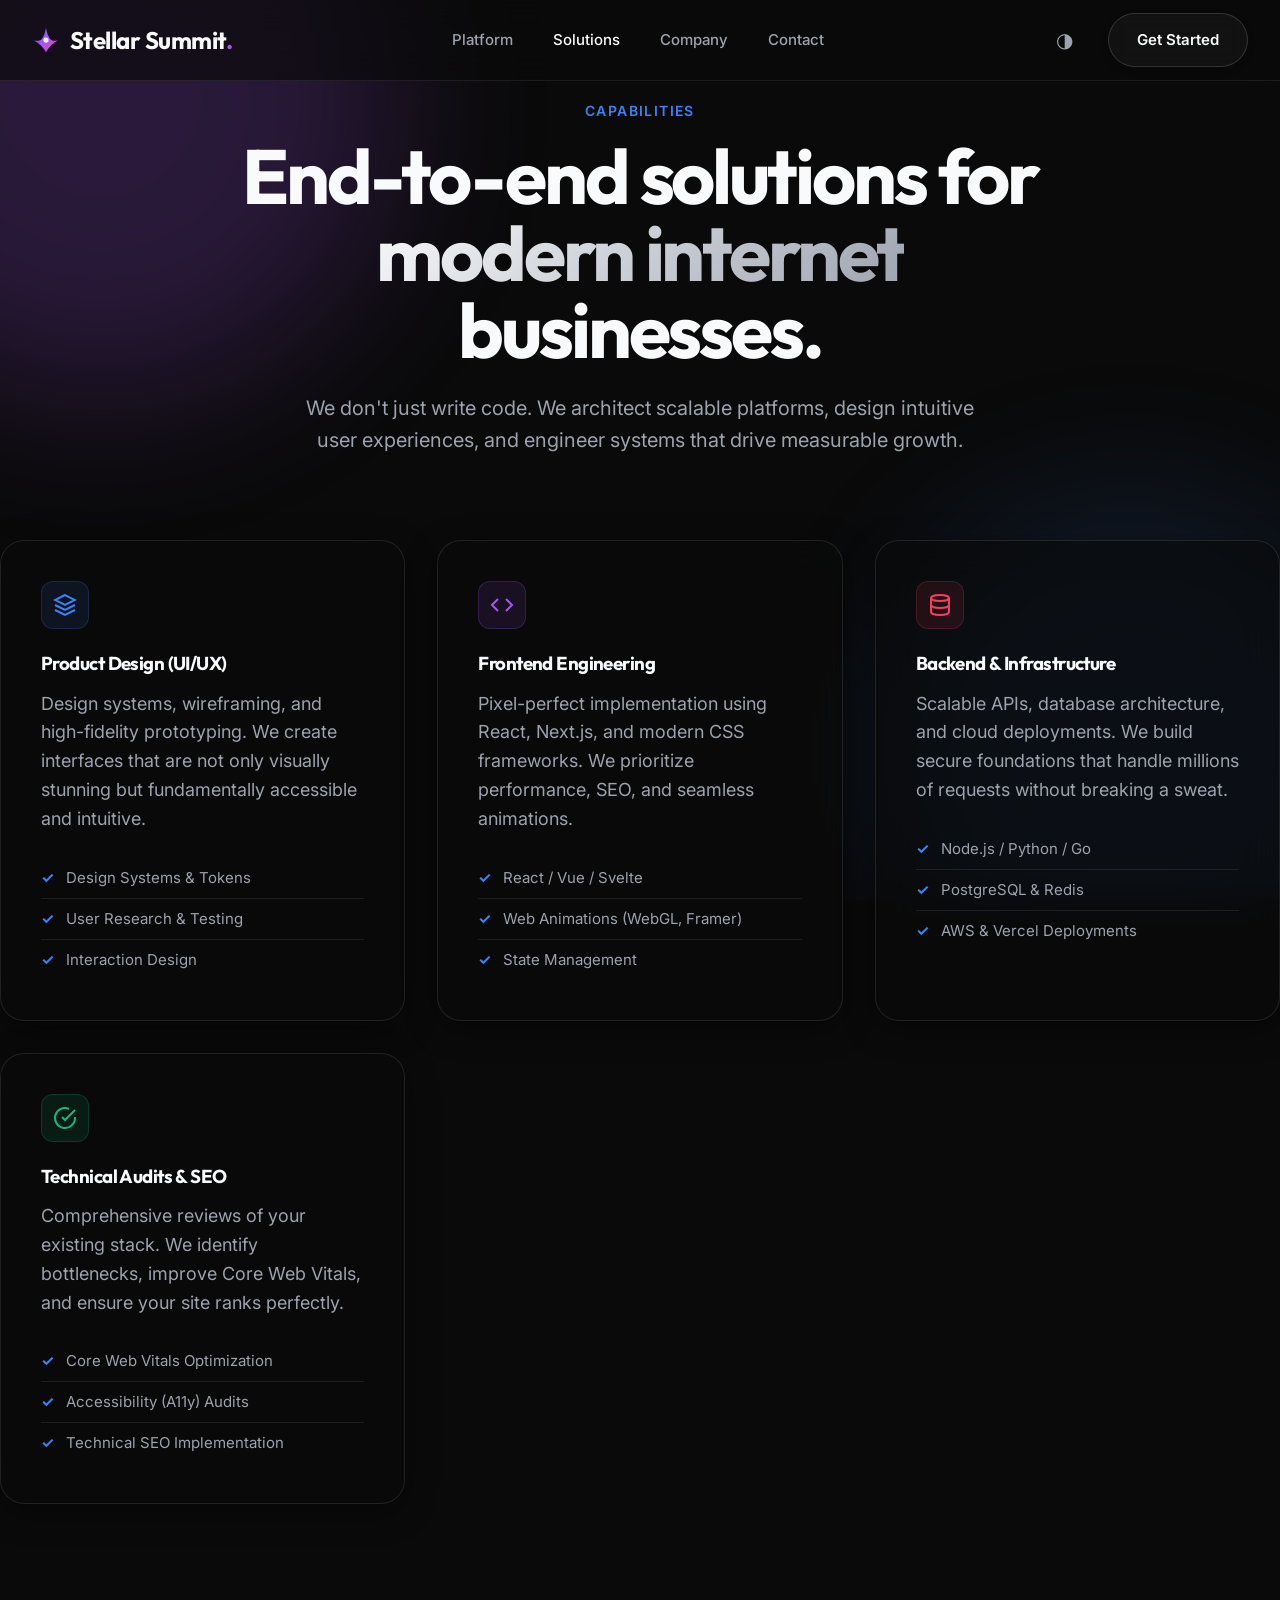
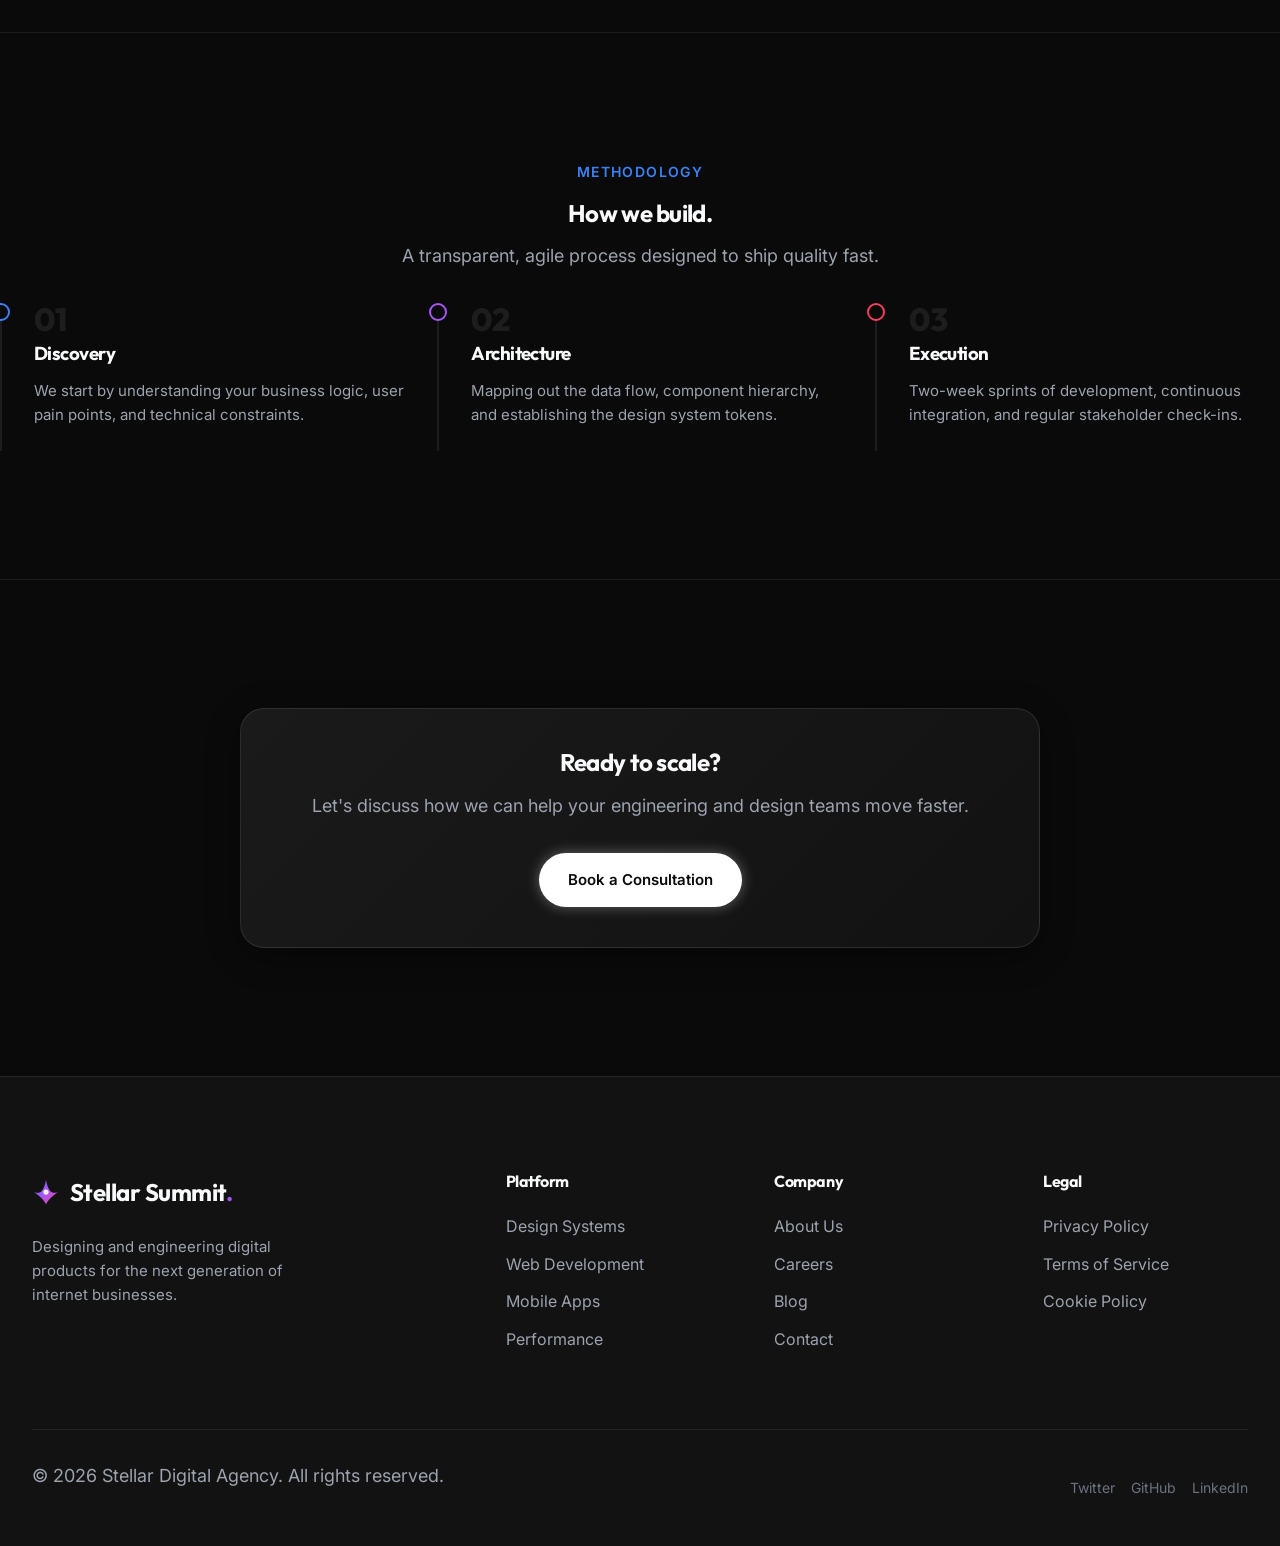
<file: services.html>
<!DOCTYPE html>
<html lang="en" data-theme="dark">
<head>
    <meta charset="UTF-8">
    <meta name="viewport" content="width=device-width, initial-scale=1.0">
    <title>Solutions - Stellar</title>
    <meta name="description" content="Discover Stellar's end-to-end digital solutions, from UI/UX design to enterprise cloud architecture.">
    
    <!-- PWA Meta Tags -->
    <meta name="theme-color" content="#0a0a0a">
    <link rel="manifest" href="manifest.json">
    <link rel="apple-touch-icon" href="images/icon-192x192.png">

    <!-- Fonts -->
    <link rel="preconnect" href="https://fonts.googleapis.com">
    <link rel="preconnect" href="https://fonts.gstatic.com" crossorigin>
    
    <!-- CSS & JS -->
    <link rel="stylesheet" href="css/style.css">
    <script src="js/main.js" defer></script>
</head>
<body>

    <!-- Loading Screen -->
    <div id="loader" class="loader-wrapper">
        <div class="loader"></div>
    </div>

    <!-- Animated Gradient Orbs -->
    <div class="bg-orbs">
        <div class="orb orb-1" style="background: var(--accent-secondary); opacity: 0.2;"></div>
        <div class="orb orb-2" style="background: var(--accent-primary); opacity: 0.15;"></div>
    </div>

    <!-- Header -->
    <header>
        <div class="container nav-container">
            <a href="index.html" class="logo"
                style="display: inline-flex; align-items: center; gap: 0.6rem; text-decoration: none; font-weight: 700; font-size: 1.5rem; color: inherit; letter-spacing: -0.02em;">
                <svg width="28" height="28" viewBox="0 0 32 32" fill="none" xmlns="http://www.w3.org/2000/svg"
                    style="display: block;">
                    <defs>
                        <linearGradient id="stellar-grad" x1="0%" y1="0%" x2="100%" y2="100%">
                            <stop offset="0%" stop-color="#6366F1" />
                            <stop offset="50%" stop-color="#A855F7" />
                            <stop offset="100%" stop-color="#EC4899" />
                        </linearGradient>
                    </defs>
                    <path
                        d="M16 2C16 2 17.5 11.5 21 15C24.5 18.5 30 16 30 16C30 16 24.5 19.5 21 23C17.5 26.5 16 30 16 30C16 30 14.5 26.5 11 23C7.5 19.5 2 16 2 16C2 16 7.5 18.5 11 15C14.5 11.5 16 2 16 2Z"
                        fill="url(#stellar-grad)" />
                    <circle cx="16" cy="16" r="3" fill="#FFFFFF" opacity="0.9" />
                </svg>
                <span>Stellar Summit<span style="color: #A855F7;">.</span></span>
            </a>
            
            <nav id="nav-links" class="nav-links">
                <a href="index.html">Platform</a>
                <a href="services.html" class="active">Solutions</a>
                <a href="about.html">Company</a>
                <a href="contact.html">Contact</a>
            </nav>
            
            <div class="header-actions">
                <button id="theme-toggle" class="theme-toggle" aria-label="Toggle Dark/Light Mode">
                    ◑
                </button>
                <a href="contact.html" class="btn btn-secondary">Get Started</a>
                <button id="mobile-menu-btn" class="mobile-menu-btn" aria-label="Open Menu">☰</button>
            </div>
        </div>
    </header>

    <main>
        <!-- Solutions Hero Section -->
        <section class="hero" style="min-height: 60vh; padding-bottom: 4rem;">
            <div class="container">
                <div class="reveal active text-center">
                    <span class="eyebrow">Capabilities</span>
                    <h1 style="max-width: 900px; margin: 0 auto 1.5rem;">End-to-end solutions for <br><span class="text-gradient">modern internet</span> businesses.</h1>
                    <p class="lead" style="max-width: 700px; margin: 0 auto;">We don't just write code. We architect scalable platforms, design intuitive user experiences, and engineer systems that drive measurable growth.</p>
                </div>
            </div>
        </section>

        <!-- Services Grid -->
        <section class="section container" style="padding-top: 0;">
            <div class="grid grid-2">
                <div class="card glass-card reveal">
                    <div style="width: 48px; height: 48px; border-radius: 12px; background: rgba(59, 130, 246, 0.1); border: 1px solid rgba(59, 130, 246, 0.2); display: flex; align-items: center; justify-content: center; margin-bottom: 1.5rem; color: var(--accent-primary);">
                        <svg width="24" height="24" viewBox="0 0 24 24" fill="none" stroke="currentColor" stroke-width="2"><path d="M12 2L2 7l10 5 10-5-10-5zM2 17l10 5 10-5M2 12l10 5 10-5"/></svg>
                    </div>
                    <h3>Product Design (UI/UX)</h3>
                    <p>Design systems, wireframing, and high-fidelity prototyping. We create interfaces that are not only visually stunning but fundamentally accessible and intuitive.</p>
                    <ul class="features-list" style="margin: 1rem 0 0; font-size: 0.9375rem;">
                        <li style="padding: 0.5rem 0;">Design Systems & Tokens</li>
                        <li style="padding: 0.5rem 0;">User Research & Testing</li>
                        <li style="padding: 0.5rem 0; border: none;">Interaction Design</li>
                    </ul>
                </div>

                <div class="card glass-card reveal" style="transition-delay: 0.1s;">
                    <div style="width: 48px; height: 48px; border-radius: 12px; background: rgba(168, 85, 247, 0.1); border: 1px solid rgba(168, 85, 247, 0.2); display: flex; align-items: center; justify-content: center; margin-bottom: 1.5rem; color: var(--accent-secondary);">
                        <svg width="24" height="24" viewBox="0 0 24 24" fill="none" stroke="currentColor" stroke-width="2"><polyline points="16 18 22 12 16 6"></polyline><polyline points="8 6 2 12 8 18"></polyline></svg>
                    </div>
                    <h3>Frontend Engineering</h3>
                    <p>Pixel-perfect implementation using React, Next.js, and modern CSS frameworks. We prioritize performance, SEO, and seamless animations.</p>
                    <ul class="features-list" style="margin: 1rem 0 0; font-size: 0.9375rem;">
                        <li style="padding: 0.5rem 0;">React / Vue / Svelte</li>
                        <li style="padding: 0.5rem 0;">Web Animations (WebGL, Framer)</li>
                        <li style="padding: 0.5rem 0; border: none;">State Management</li>
                    </ul>
                </div>

                <div class="card glass-card reveal">
                    <div style="width: 48px; height: 48px; border-radius: 12px; background: rgba(244, 63, 94, 0.1); border: 1px solid rgba(244, 63, 94, 0.2); display: flex; align-items: center; justify-content: center; margin-bottom: 1.5rem; color: var(--accent-tertiary);">
                        <svg width="24" height="24" viewBox="0 0 24 24" fill="none" stroke="currentColor" stroke-width="2"><ellipse cx="12" cy="5" rx="9" ry="3"></ellipse><path d="M21 12c0 1.66-4 3-9 3s-9-1.34-9-3"></path><path d="M3 5v14c0 1.66 4 3 9 3s9-1.34 9-3V5"></path></svg>
                    </div>
                    <h3>Backend & Infrastructure</h3>
                    <p>Scalable APIs, database architecture, and cloud deployments. We build secure foundations that handle millions of requests without breaking a sweat.</p>
                    <ul class="features-list" style="margin: 1rem 0 0; font-size: 0.9375rem;">
                        <li style="padding: 0.5rem 0;">Node.js / Python / Go</li>
                        <li style="padding: 0.5rem 0;">PostgreSQL & Redis</li>
                        <li style="padding: 0.5rem 0; border: none;">AWS & Vercel Deployments</li>
                    </ul>
                </div>

                <div class="card glass-card reveal" style="transition-delay: 0.1s;">
                    <div style="width: 48px; height: 48px; border-radius: 12px; background: rgba(16, 185, 129, 0.1); border: 1px solid rgba(16, 185, 129, 0.2); display: flex; align-items: center; justify-content: center; margin-bottom: 1.5rem; color: #10b981;">
                        <svg width="24" height="24" viewBox="0 0 24 24" fill="none" stroke="currentColor" stroke-width="2"><path d="M22 11.08V12a10 10 0 1 1-5.93-9.14"></path><polyline points="22 4 12 14.01 9 11.01"></polyline></svg>
                    </div>
                    <h3>Technical Audits & SEO</h3>
                    <p>Comprehensive reviews of your existing stack. We identify bottlenecks, improve Core Web Vitals, and ensure your site ranks perfectly.</p>
                    <ul class="features-list" style="margin: 1rem 0 0; font-size: 0.9375rem;">
                        <li style="padding: 0.5rem 0;">Core Web Vitals Optimization</li>
                        <li style="padding: 0.5rem 0;">Accessibility (A11y) Audits</li>
                        <li style="padding: 0.5rem 0; border: none;">Technical SEO Implementation</li>
                    </ul>
                </div>
            </div>
        </section>

        <!-- Process Section -->
        <section class="section container" style="border-top: 1px solid var(--border-color);">
            <div class="text-center mb-8 reveal">
                <span class="eyebrow text-center">Methodology</span>
                <h2>How we build.</h2>
                <p style="margin: 0 auto;">A transparent, agile process designed to ship quality fast.</p>
            </div>
            
            <div class="grid grid-3">
                <div class="reveal" style="position: relative; padding-left: 2rem; border-left: 2px solid var(--border-color);">
                    <div style="position: absolute; left: -10px; top: 0; width: 18px; height: 18px; border-radius: 50%; background: var(--bg-primary); border: 2px solid var(--accent-primary);"></div>
                    <span style="font-family: 'Outfit'; font-weight: 800; font-size: 2rem; color: var(--border-color); display: block; margin-bottom: 0.5rem; line-height: 1;">01</span>
                    <h3>Discovery</h3>
                    <p style="font-size: 0.9375rem;">We start by understanding your business logic, user pain points, and technical constraints.</p>
                </div>
                
                <div class="reveal" style="position: relative; padding-left: 2rem; border-left: 2px solid var(--border-color); transition-delay: 0.1s;">
                    <div style="position: absolute; left: -10px; top: 0; width: 18px; height: 18px; border-radius: 50%; background: var(--bg-primary); border: 2px solid var(--accent-secondary);"></div>
                    <span style="font-family: 'Outfit'; font-weight: 800; font-size: 2rem; color: var(--border-color); display: block; margin-bottom: 0.5rem; line-height: 1;">02</span>
                    <h3>Architecture</h3>
                    <p style="font-size: 0.9375rem;">Mapping out the data flow, component hierarchy, and establishing the design system tokens.</p>
                </div>
                
                <div class="reveal" style="position: relative; padding-left: 2rem; border-left: 2px solid var(--border-color); transition-delay: 0.2s;">
                    <div style="position: absolute; left: -10px; top: 0; width: 18px; height: 18px; border-radius: 50%; background: var(--bg-primary); border: 2px solid var(--accent-tertiary);"></div>
                    <span style="font-family: 'Outfit'; font-weight: 800; font-size: 2rem; color: var(--border-color); display: block; margin-bottom: 0.5rem; line-height: 1;">03</span>
                    <h3>Execution</h3>
                    <p style="font-size: 0.9375rem;">Two-week sprints of development, continuous integration, and regular stakeholder check-ins.</p>
                </div>
            </div>
        </section>

        <!-- CTA Section -->
        <section class="section container" style="border-top: 1px solid var(--border-color); text-align: center;">
            <div class="card glass-card reveal" style="max-width: 800px; margin: 0 auto; background: linear-gradient(135deg, var(--bg-tertiary), var(--bg-secondary));">
                <h2>Ready to scale?</h2>
                <p style="margin: 0 auto 2rem;">Let's discuss how we can help your engineering and design teams move faster.</p>
                <a href="contact.html" class="btn btn-primary">Book a Consultation</a>
            </div>
        </section>

    </main>

    <!-- Footer -->
    <footer>
        <div class="container">
            <div class="footer-grid">
                <div class="footer-col">
                    <a href="index.html" class="logo"
                        style="display: inline-flex; align-items: center; gap: 0.6rem; text-decoration: none; font-weight: 700; font-size: 1.5rem; color: inherit; letter-spacing: -0.02em; margin-bottom: 1.5rem;">
                        <svg width="28" height="28" viewBox="0 0 32 32" fill="none" xmlns="http://www.w3.org/2000/svg"
                            style="display: block;">
                            <path
                                d="M16 2C16 2 17.5 11.5 21 15C24.5 18.5 30 16 30 16C30 16 24.5 19.5 21 23C17.5 26.5 16 30 16 30C16 30 14.5 26.5 11 23C7.5 19.5 2 16 2 16C2 16 7.5 18.5 11 15C14.5 11.5 16 2 16 2Z"
                                fill="url(#stellar-grad)" />
                            <circle cx="16" cy="16" r="3" fill="#FFFFFF" opacity="0.9" />
                        </svg>
                        <span>Stellar Summit<span style="color: #A855F7;">.</span></span>
                    </a>
                    <p style="font-size: 0.9375rem; max-width: 300px;">Designing and engineering digital products for the next generation of internet businesses.</p>
                </div>
                <div class="footer-col">
                    <h4>Platform</h4>
                    <ul class="footer-links">
                        <li><a href="services.html">Design Systems</a></li>
                        <li><a href="services.html">Web Development</a></li>
                        <li><a href="services.html">Mobile Apps</a></li>
                        <li><a href="services.html">Performance</a></li>
                    </ul>
                </div>
                <div class="footer-col">
                    <h4>Company</h4>
                    <ul class="footer-links">
                        <li><a href="about.html">About Us</a></li>
                        <li><a href="about.html">Careers</a></li>
                        <li><a href="about.html">Blog</a></li>
                        <li><a href="contact.html">Contact</a></li>
                    </ul>
                </div>
                <div class="footer-col">
                    <h4>Legal</h4>
                    <ul class="footer-links">
                        <li><a href="#">Privacy Policy</a></li>
                        <li><a href="#">Terms of Service</a></li>
                        <li><a href="#">Cookie Policy</a></li>
                    </ul>
                </div>
            </div>
            <div class="footer-bottom">
                <p>&copy; 2026 Stellar Digital Agency. All rights reserved.</p>
                <div style="display: flex; gap: 1rem;">
                    <a href="#" style="color: var(--text-tertiary); text-decoration: none;">Twitter</a>
                    <a href="#" style="color: var(--text-tertiary); text-decoration: none;">GitHub</a>
                    <a href="#" style="color: var(--text-tertiary); text-decoration: none;">LinkedIn</a>
                </div>
            </div>
        </div>
    </footer>
</body>
</html>
</file>
<file: css/style.css>
/* ==========================================================================
   Stellar Digital - Premium SaaS & Agency Styles
   ========================================================================== */

@import url('https://fonts.googleapis.com/css2?family=Inter:wght@300;400;500;600;700;800&family=Outfit:wght@400;500;600;700;800&display=swap');

:root {
  /* Light Theme Variables */
  --bg-primary: #fafafa;
  --bg-secondary: #ffffff;
  --bg-tertiary: #f3f4f6;
  --text-primary: #111827;
  --text-secondary: #4b5563;
  --text-tertiary: #9ca3af;
  --accent-primary: #3b82f6;
  --accent-secondary: #8b5cf6;
  --accent-tertiary: #ec4899;
  --border-color: rgba(0, 0, 0, 0.08);
  --glass-bg: rgba(255, 255, 255, 0.75);
  --glass-border: rgba(255, 255, 255, 0.5);
  --glass-shadow: 0 8px 32px rgba(0, 0, 0, 0.05);
  --card-shadow: 0 20px 40px rgba(0,0,0,0.06);
  --orb-1: rgba(59, 130, 246, 0.3);
  --orb-2: rgba(139, 92, 246, 0.3);
}

[data-theme="dark"] {
  /* Dark Theme Variables - Stripe/Linear Inspired */
  --bg-primary: #0a0a0a;
  --bg-secondary: #121212;
  --bg-tertiary: #1a1a1a;
  --text-primary: #f9fafb;
  --text-secondary: #9ca3af;
  --text-tertiary: #6b7280;
  --accent-primary: #3b82f6; /* Modern Blue */
  --accent-secondary: #a855f7; /* Purple */
  --accent-tertiary: #f43f5e; /* Rose */
  --border-color: rgba(255, 255, 255, 0.08);
  --glass-bg: rgba(10, 10, 10, 0.65);
  --glass-border: rgba(255, 255, 255, 0.1);
  --glass-shadow: 0 8px 32px rgba(0, 0, 0, 0.4);
  --card-shadow: 0 20px 40px rgba(0,0,0,0.5);
  --orb-1: rgba(59, 130, 246, 0.15);
  --orb-2: rgba(168, 85, 247, 0.15);
}

/* Base Styles */
* {
  margin: 0;
  padding: 0;
  box-sizing: border-box;
}

html {
  scroll-behavior: smooth;
  scroll-padding-top: 100px; /* For fixed header */
}

body {
  font-family: 'Inter', sans-serif;
  background-color: var(--bg-primary);
  color: var(--text-primary);
  line-height: 1.6;
  overflow-x: hidden;
  transition: background-color 0.4s ease, color 0.4s ease;
  position: relative;
}

h1, h2, h3, h4, h5, h6 {
  font-family: 'Outfit', sans-serif;
  font-weight: 700;
  line-height: 1.1;
  letter-spacing: -0.03em;
  margin-bottom: 1rem;
}

/* Animated Background Orbs */
.bg-orbs {
  position: fixed;
  top: 0;
  left: 0;
  width: 100%;
  height: 100%;
  pointer-events: none;
  z-index: -1;
  overflow: hidden;
}

.orb {
  position: absolute;
  border-radius: 50%;
  filter: blur(80px);
  opacity: 0.8;
  animation: float 20s infinite alternate ease-in-out;
}

.orb-1 {
  width: 600px;
  height: 600px;
  background: var(--orb-1);
  top: -200px;
  left: -200px;
}

.orb-2 {
  width: 500px;
  height: 500px;
  background: var(--orb-2);
  bottom: -100px;
  right: -100px;
  animation-delay: -10s;
}

@keyframes float {
  0% { transform: translate(0, 0) scale(1); }
  50% { transform: translate(100px, 100px) scale(1.1); }
  100% { transform: translate(-50px, 150px) scale(0.9); }
}

/* Typography Enhancements */
.text-gradient {
  background: linear-gradient(135deg, var(--text-primary), var(--text-secondary));
  -webkit-background-clip: text;
  background-clip: text;
  -webkit-text-fill-color: transparent;
}

.text-gradient-accent {
  background: linear-gradient(135deg, var(--accent-primary), var(--accent-secondary));
  -webkit-background-clip: text;
  background-clip: text;
  -webkit-text-fill-color: transparent;
}

p {
  color: var(--text-secondary);
  font-size: 1.125rem;
  margin-bottom: 1.5rem;
  max-width: 65ch;
}

.lead {
  font-size: 1.25rem;
  color: var(--text-secondary);
  font-weight: 400;
}

.eyebrow {
  font-family: 'Inter', sans-serif;
  text-transform: uppercase;
  letter-spacing: 0.1em;
  font-size: 0.875rem;
  font-weight: 600;
  color: var(--accent-primary);
  margin-bottom: 1rem;
  display: block;
}

/* Layout & Containers */
.container {
  width: 100%;
  max-width: 1280px;
  margin: 0 auto;
  padding: 0 2rem;
}

.section {
  padding: 8rem 0;
  position: relative;
}

.section-sm {
  padding: 4rem 0;
}

/* Header & Navigation */
header {
  position: fixed;
  top: 0;
  width: 100%;
  z-index: 1000;
  background: var(--glass-bg);
  backdrop-filter: blur(16px);
  -webkit-backdrop-filter: blur(16px);
  border-bottom: 1px solid var(--border-color);
  transition: all 0.3s ease;
}

.nav-container {
  display: flex;
  justify-content: space-between;
  align-items: center;
  height: 5rem;
}

.logo {
  font-family: 'Outfit', sans-serif;
  font-size: 1.5rem;
  font-weight: 800;
  color: var(--text-primary);
  text-decoration: none;
  letter-spacing: -0.05em;
  display: flex;
  align-items: center;
  gap: 0.5rem;
}

.logo-icon {
  width: 28px;
  height: 28px;
  background: linear-gradient(135deg, var(--accent-primary), var(--accent-secondary));
  border-radius: 8px;
  display: inline-block;
}

.nav-links {
  display: flex;
  gap: 2.5rem;
  list-style: none;
  align-items: center;
}

.nav-links a {
  color: var(--text-secondary);
  text-decoration: none;
  font-weight: 500;
  font-size: 0.9375rem;
  transition: color 0.2s ease;
  position: relative;
}

.nav-links a:hover, .nav-links a.active {
  color: var(--text-primary);
}

/* Header Actions (Theme Toggle & CTA) */
.header-actions {
  display: flex;
  align-items: center;
  gap: 1.5rem;
}

.theme-toggle {
  background: none;
  border: none;
  color: var(--text-secondary);
  cursor: pointer;
  font-size: 1.25rem;
  display: flex;
  align-items: center;
  justify-content: center;
  width: 40px;
  height: 40px;
  border-radius: 50%;
  transition: all 0.2s ease;
}

.theme-toggle:hover {
  background: var(--bg-tertiary);
  color: var(--text-primary);
}

.mobile-menu-btn {
  display: none;
  background: none;
  border: none;
  color: var(--text-primary);
  font-size: 1.5rem;
  cursor: pointer;
}

/* ==========================================================================
   Premium White Glowing Buttons
   ========================================================================== */
.btn {
  display: inline-flex;
  align-items: center;
  justify-content: center;
  padding: 0.875rem 1.75rem;
  border-radius: 999px;
  font-weight: 600;
  font-size: 0.9375rem;
  text-decoration: none;
  transition: all 0.3s cubic-bezier(0.16, 1, 0.3, 1);
  cursor: pointer;
  border: 1px solid transparent;
  gap: 0.5rem;
  position: relative;
}

/* Primary Button - Brilliant White Core & Aura Glow */
.btn-primary {
  background: #ffffff;
  color: #0a0a0a;
  border: 1px solid rgba(255, 255, 255, 0.9);
  box-shadow: 0 0 14px rgba(255, 255, 255, 0.35), 0 4px 12px rgba(0, 0, 0, 0.1);
}

.btn-primary:hover {
  transform: translateY(-2px);
  background: #ffffff;
  color: #000000;
  box-shadow: 0 0 25px rgba(255, 255, 255, 0.8), 0 0 50px rgba(255, 255, 255, 0.35);
}

/* Secondary Button - Translucent Cyber Glass with White Halo Edge */
.btn-secondary {
  background: rgba(255, 255, 255, 0.04);
  color: var(--text-primary);
  border: 1px solid rgba(255, 255, 255, 0.15);
  backdrop-filter: blur(12px);
  -webkit-backdrop-filter: blur(12px);
  box-shadow: 0 4px 12px rgba(0, 0, 0, 0.05);
}

.btn-secondary:hover {
  background: rgba(255, 255, 255, 0.1);
  border-color: rgba(255, 255, 255, 0.9);
  color: var(--text-primary);
  box-shadow: 0 0 20px rgba(255, 255, 255, 0.4), inset 0 0 8px rgba(255, 255, 255, 0.1);
}

/* Accent Button - Maximized High-Gloss White Bloom */
.btn-accent {
  background: #ffffff;
  color: #0a0a0a;
  border: 1px solid #ffffff;
  box-shadow: 0 0 20px rgba(255, 255, 255, 0.5);
}

.btn-accent:hover {
  transform: translateY(-2px);
  box-shadow: 0 0 35px rgba(255, 255, 255, 0.9), 0 0 70px rgba(255, 255, 255, 0.4);
}

/* Mode Adjustments for Contrast Optimization */
:root:not([data-theme="dark"]) .btn-primary {
  background: #111827;
  color: #ffffff;
  border: 1px solid #111827;
  box-shadow: 0 0 10px rgba(255, 255, 255, 0.8), 0 4px 12px rgba(17, 24, 39, 0.15);
}

:root:not([data-theme="dark"]) .btn-primary:hover {
  background: #1f2937;
  border-color: #1f2937;
  box-shadow: 0 0 22px rgba(255, 255, 255, 1), 0 8px 20px rgba(17, 24, 39, 0.2);
}

:root:not([data-theme="dark"]) .btn-secondary {
  background: rgba(0, 0, 0, 0.02);
  border-color: rgba(0, 0, 0, 0.12);
}

:root:not([data-theme="dark"]) .btn-secondary:hover {
  background: rgba(0, 0, 0, 0.05);
  border-color: rgba(0, 0, 0, 0.8);
  box-shadow: 0 0 15px rgba(0, 0, 0, 0.1);
}

/* Cards & Glassmorphism */
.card {
  background: var(--bg-secondary);
  border: 1px solid var(--border-color);
  border-radius: 24px;
  padding: 2.5rem;
  transition: all 0.4s cubic-bezier(0.175, 0.885, 0.32, 1.275);
  position: relative;
  overflow: hidden;
  z-index: 1;
}

.glass-card {
  background: var(--glass-bg);
  backdrop-filter: blur(20px);
  -webkit-backdrop-filter: blur(20px);
  border: 1px solid var(--glass-border);
  box-shadow: var(--glass-shadow);
}

.card:hover {
  transform: translateY(-8px);
  box-shadow: var(--card-shadow);
  border-color: var(--text-tertiary);
}

/* Grid Layouts */
.grid {
  display: grid;
  gap: 2rem;
}

.grid-2 { grid-template-columns: repeat(auto-fit, minmax(400px, 1fr)); }
.grid-3 { grid-template-columns: repeat(auto-fit, minmax(300px, 1fr)); }
.grid-4 { grid-template-columns: repeat(auto-fit, minmax(250px, 1fr)); }

/* Asymmetrical Layouts */
.split-layout {
  display: grid;
  grid-template-columns: 1fr 1fr;
  gap: 4rem;
  align-items: center;
}

.split-layout.reverse {
  direction: rtl;
}

.split-layout.reverse > * {
  direction: ltr;
}

/* Image wrappers */
.img-wrapper {
  border-radius: 24px;
  overflow: hidden;
  position: relative;
  border: 1px solid var(--border-color);
  box-shadow: var(--card-shadow);
}

.img-wrapper img {
  width: 100%;
  height: auto;
  display: block;
  transition: transform 0.7s ease;
}

.img-wrapper:hover img {
  transform: scale(1.05);
}

/* Specific Sections */
.hero {
  min-height: 100vh;
  display: flex;
  align-items: center;
  padding-top: 5rem;
  text-align: center;
}

.hero h1 {
  font-size: clamp(3rem, 6vw, 5.5rem);
  letter-spacing: -0.04em;
  margin-bottom: 1.5rem;
  line-height: 1;
}

.hero p {
  font-size: 1.25rem;
  margin: 0 auto 2.5rem;
  max-width: 600px;
}

/* Client Logos */
.clients-section {
  padding: 4rem 0;
  border-top: 1px solid var(--border-color);
  border-bottom: 1px solid var(--border-color);
  background: var(--bg-secondary);
  text-align: center;
}

.clients-grid {
  display: flex;
  flex-wrap: wrap;
  justify-content: center;
  gap: 3rem;
  opacity: 0.6;
  filter: grayscale(100%);
  transition: opacity 0.3s ease;
}

.clients-grid:hover {
  opacity: 1;
}

.client-logo {
  height: 32px;
  width: auto;
  transition: filter 0.3s;
}

.clients-grid:hover .client-logo:hover {
  filter: grayscale(0%);
}

/* Accordion / FAQ */
.accordion {
  border-bottom: 1px solid var(--border-color);
}

.accordion-header {
  width: 100%;
  text-align: left;
  padding: 1.5rem 0;
  background: none;
  border: none;
  font-size: 1.125rem;
  font-weight: 600;
  color: var(--text-primary);
  cursor: pointer;
  display: flex;
  justify-content: space-between;
  align-items: center;
}

.accordion-icon {
  width: 24px;
  height: 24px;
  position: relative;
  transition: transform 0.3s ease;
}

.accordion-icon::before, .accordion-icon::after {
  content: '';
  position: absolute;
  background: var(--text-primary);
  top: 50%;
  left: 50%;
  transform: translate(-50%, -50%);
}

.accordion-icon::before { width: 14px; height: 2px; }
.accordion-icon::after { width: 2px; height: 14px; transition: transform 0.3s; }

.accordion.active .accordion-icon { transform: rotate(180deg); }
.accordion.active .accordion-icon::after { transform: translate(-50%, -50%) rotate(90deg); opacity: 0; }

.accordion-content {
  max-height: 0;
  overflow: hidden;
  transition: max-height 0.4s ease, padding 0.4s ease;
}

.accordion.active .accordion-content {
  padding-bottom: 1.5rem;
}

/* Pricing Table */
.pricing-grid {
  display: grid;
  grid-template-columns: repeat(3, 1fr);
  gap: 2rem;
  align-items: center;
}

.pricing-card {
  padding: 3rem 2rem;
  background: var(--bg-secondary);
  border: 1px solid var(--border-color);
  border-radius: 24px;
  text-align: left;
}

.pricing-card.featured {
  background: var(--bg-tertiary);
  border: 1px solid var(--accent-primary);
  transform: scale(1.05);
  box-shadow: var(--card-shadow);
  position: relative;
}

.badge {
  position: absolute;
  top: -12px;
  left: 50%;
  transform: translateX(-50%);
  background: linear-gradient(135deg, var(--accent-primary), var(--accent-secondary));
  color: white;
  padding: 4px 12px;
  border-radius: 99px;
  font-size: 0.75rem;
  font-weight: 700;
  letter-spacing: 0.05em;
  text-transform: uppercase;
}

.price {
  font-size: 3rem;
  font-weight: 800;
  font-family: 'Outfit', sans-serif;
  color: var(--text-primary);
  margin: 1rem 0;
}

.price span {
  font-size: 1rem;
  color: var(--text-tertiary);
  font-weight: 400;
}

.features-list {
  list-style: none;
  margin: 2rem 0;
}

.features-list li {
  padding: 0.75rem 0;
  border-bottom: 1px solid var(--border-color);
  display: flex;
  align-items: center;
  gap: 0.75rem;
  color: var(--text-secondary);
}

.features-list li::before {
  content: '✓';
  color: var(--accent-primary);
  font-weight: bold;
}

/* Forms */
.form-group {
  margin-bottom: 1.5rem;
}

.form-group label {
  display: block;
  margin-bottom: 0.5rem;
  font-weight: 500;
  font-size: 0.875rem;
  color: var(--text-secondary);
}

.form-control {
  width: 100%;
  padding: 1rem 1.25rem;
  background: var(--bg-primary);
  border: 1px solid var(--border-color);
  border-radius: 12px;
  color: var(--text-primary);
  font-family: inherit;
  font-size: 1rem;
  transition: all 0.2s ease;
}

.form-control:focus {
  outline: none;
  border-color: var(--accent-primary);
  box-shadow: 0 0 0 4px rgba(59, 130, 246, 0.1);
}

.form-control::placeholder {
  color: var(--text-tertiary);
}

.error-msg {
  color: var(--accent-tertiary);
  font-size: 0.875rem;
  margin-top: 0.5rem;
  display: none;
}

/* Footer */
footer {
  background: var(--bg-secondary);
  border-top: 1px solid var(--border-color);
  padding: 6rem 0 2rem;
}

.footer-grid {
  display: grid;
  grid-template-columns: 2fr 1fr 1fr 1fr;
  gap: 4rem;
  margin-bottom: 4rem;
}

.footer-col h4 {
  font-size: 1rem;
  margin-bottom: 1.5rem;
}

.footer-links {
  list-style: none;
}

.footer-links li {
  margin-bottom: 0.75rem;
}

.footer-links a {
  color: var(--text-secondary);
  text-decoration: none;
  transition: color 0.2s;
}

.footer-links a:hover {
  color: var(--text-primary);
}

.footer-bottom {
  display: flex;
  justify-content: space-between;
  align-items: center;
  padding-top: 2rem;
  border-top: 1px solid var(--border-color);
  color: var(--text-tertiary);
  font-size: 0.875rem;
}

/* Utilities */
.text-center { text-align: center; }
.mt-4 { margin-top: 1rem; }
.mt-8 { margin-top: 2rem; }
.mb-2 { margin-bottom: 0.5rem; }
.mb-8 { margin-bottom: 2rem; }
.gap-4 { gap: 1rem; }

/* Scroll Reveal Classes */
.reveal {
  opacity: 0;
  transform: translateY(30px);
  transition: all 0.8s cubic-bezier(0.5, 0, 0, 1);
}

.reveal.active {
  opacity: 1;
  transform: translateY(0);
}

.reveal-left {
  opacity: 0;
  transform: translateX(-50px);
  transition: all 0.8s cubic-bezier(0.5, 0, 0, 1);
}

.reveal-left.active {
  opacity: 1;
  transform: translateX(0);
}

/* Loading Screen */
.loader-wrapper {
  position: fixed;
  top: 0;
  left: 0;
  width: 100%;
  height: 100%;
  background: var(--bg-primary);
  display: flex;
  justify-content: center;
  align-items: center;
  z-index: 9999;
  transition: opacity 0.5s ease, visibility 0.5s ease;
}

.loader {
  width: 48px;
  height: 48px;
  border: 3px solid var(--border-color);
  border-top-color: var(--accent-primary);
  border-radius: 50%;
  animation: spin 1s linear infinite;
}

@keyframes spin { 100% { transform: rotate(360deg); } }

/* ==========================================================================
   Event Specific Styles (Gallery, Organizers, Schedule)
   ========================================================================== */

/* Animated Event Cards */
.event-card {
  position: relative;
  border-radius: 16px;
  overflow: hidden;
  background: var(--bg-secondary);
  border: 1px solid var(--border-color);
  transition: all 0.4s ease;
  height: 100%;
  display: flex;
  flex-direction: column;
}

.event-card-img {
  width: 100%;
  height: 200px;
  object-fit: cover;
  transition: transform 0.5s ease;
}

.event-card:hover {
  transform: translateY(-8px);
  box-shadow: var(--card-shadow);
  border-color: var(--accent-primary);
}

.event-card:hover .event-card-img {
  transform: scale(1.05);
}

.event-card-content {
  padding: 1.5rem;
  flex-grow: 1;
  display: flex;
  flex-direction: column;
}

.event-date {
  font-weight: 700;
  color: var(--accent-secondary);
  font-size: 0.875rem;
  margin-bottom: 0.5rem;
}

/* Photo Gallery Grid */
.gallery-grid {
  display: grid;
  grid-template-columns: repeat(auto-fill, minmax(300px, 1fr));
  gap: 1.5rem;
  grid-auto-flow: dense;
}

.gallery-item {
  border-radius: 16px;
  overflow: hidden;
  position: relative;
  aspect-ratio: 4/3;
  cursor: pointer;
}

.gallery-item:nth-child(even) {
  grid-row: span 2;
  aspect-ratio: 4/6;
}

.gallery-item img {
  width: 100%;
  height: 100%;
  object-fit: cover;
  transition: transform 0.6s cubic-bezier(0.16, 1, 0.3, 1);
}

.gallery-item::after {
  content: '';
  position: absolute;
  inset: 0;
  background: linear-gradient(to top, rgba(0,0,0,0.6), transparent);
  opacity: 0;
  transition: opacity 0.4s ease;
}

.gallery-item:hover img {
  transform: scale(1.1);
}

.gallery-item:hover::after {
  opacity: 1;
}

/* Organizer Profiles */
.organizer-card {
  text-align: center;
  padding: 2.5rem 1.5rem;
  border-radius: 24px;
  background: var(--glass-bg);
  backdrop-filter: blur(20px);
  border: 1px solid var(--glass-border);
  transition: all 0.4s ease;
}

.organizer-card:hover {
  transform: translateY(-10px);
  box-shadow: var(--glass-shadow);
  border-color: var(--accent-secondary);
}

.organizer-avatar {
  width: 120px;
  height: 120px;
  border-radius: 50%;
  margin: 0 auto 1.5rem;
  object-fit: cover;
  border: 4px solid var(--bg-primary);
  box-shadow: 0 10px 20px rgba(0,0,0,0.1);
  transition: transform 0.4s ease;
}

.organizer-card:hover .organizer-avatar {
  transform: scale(1.05) rotate(2deg);
}

.organizer-socials {
  display: flex;
  justify-content: center;
  gap: 1rem;
  margin-top: 1.5rem;
}

.organizer-socials a {
  color: var(--text-tertiary);
  transition: color 0.2s ease, transform 0.2s ease;
}

.organizer-socials a:hover {
  color: var(--accent-primary);
  transform: translateY(-3px);
}



/* Responsive Adjustments */
@media (max-width: 1024px) {
  .pricing-grid {
    grid-template-columns: 1fr;
    max-width: 600px;
    margin: 0 auto;
  }
  .pricing-card.featured {
    transform: scale(1);
  }
}

@media (max-width: 768px) {
  .nav-links, .header-actions .btn {
    display: none;
  }
  
  .mobile-menu-btn {
    display: block;
  }
  
  .split-layout {
    grid-template-columns: 1fr;
    gap: 2rem;
  }
  
  .footer-grid {
    grid-template-columns: 1fr 1fr;
  }
  
  .hero h1 {
    font-size: 2.5rem;
  }

  .nav-links.mobile-active {
    display: flex;
    flex-direction: column;
    position: absolute;
    top: 100%;
    left: 0;
    width: 100%;
    height: calc(100vh - 5rem);
    background: var(--glass-bg);
    backdrop-filter: blur(24px);
    -webkit-backdrop-filter: blur(24px);
    padding: 2rem;
    border-bottom: 1px solid var(--glass-border);
    box-shadow: 0 20px 40px rgba(0,0,0,0.2);
    z-index: 999;
    align-items: center;
    justify-content: center;
    gap: 3rem;
  }
  
  .nav-links.mobile-active a {
    font-size: 1.5rem;
    font-weight: 600;
  }
}

@media (max-width: 480px) {
  .footer-grid {
    grid-template-columns: 1fr;
  }
}
</file>
